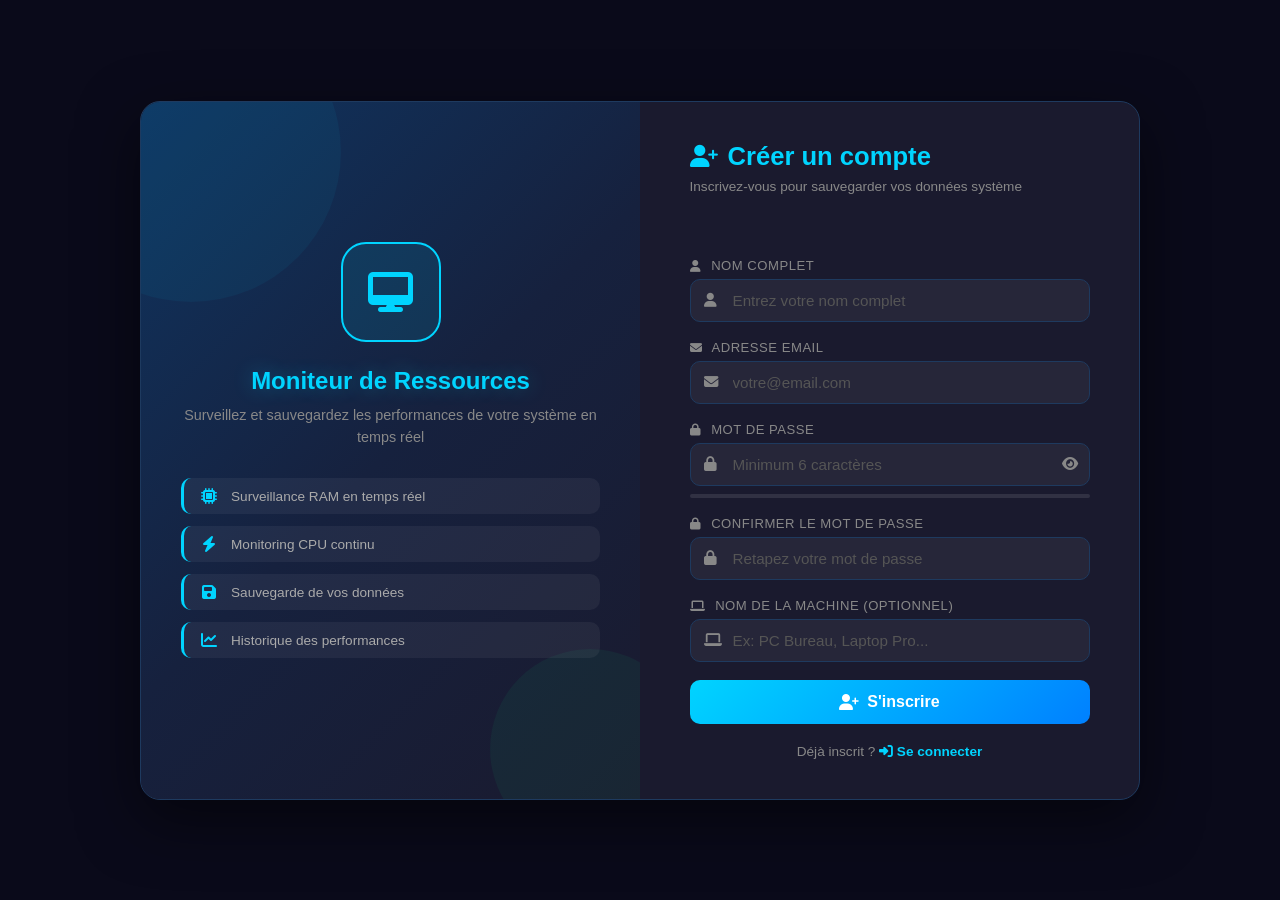
<file: inscription.html>
<!DOCTYPE html>
<html lang="fr">
<head>
    <meta charset="UTF-8">
    <meta name="viewport" content="width=device-width, initial-scale=1.0">
    <title>Inscription - Moniteur de Ressources</title>

    <!-- Font Awesome -->
    <link rel="stylesheet"
          href="https://cdnjs.cloudflare.com/ajax/libs/font-awesome/6.5.1/css/all.min.css">

    <!-- Feuilles de style -->
    <link rel="stylesheet" href="style-auth.css">
</head>
<body>

    <!-- ======== CONTENEUR PRINCIPAL ======== -->
    <div class="auth-conteneur">

        <!-- ======== PANNEAU GAUCHE (Décoration) ======== -->
        <div class="auth-panneau-gauche">
            <div class="auth-decoration">
                <!-- Logo animé -->
                <div class="auth-logo">
                    <i class="fas fa-desktop"></i>
                </div>
                <h2>Moniteur de Ressources</h2>
                <p>Surveillez et sauvegardez les performances de votre système en temps réel</p>

                <!-- Fonctionnalités listées -->
                <div class="auth-features">
                    <div class="feature-item">
                        <i class="fas fa-microchip"></i>
                        <span>Surveillance RAM en temps réel</span>
                    </div>
                    <div class="feature-item">
                        <i class="fas fa-bolt"></i>
                        <span>Monitoring CPU continu</span>
                    </div>
                    <div class="feature-item">
                        <i class="fas fa-floppy-disk"></i>
                        <span>Sauvegarde de vos données</span>
                    </div>
                    <div class="feature-item">
                        <i class="fas fa-chart-line"></i>
                        <span>Historique des performances</span>
                    </div>
                </div>
            </div>
        </div>

        <!-- ======== PANNEAU DROIT (Formulaires) ======== -->
        <div class="auth-panneau-droit">

            <!-- ======== FORMULAIRE INSCRIPTION ======== -->
            <div class="auth-formulaire" id="form-inscription">
                <h1>
                    <i class="fas fa-user-plus"></i>
                    Créer un compte
                </h1>
                <p class="auth-sous-titre">
                    Inscrivez-vous pour sauvegarder vos données système
                </p>

                <!-- Message d'erreur / succès -->
                <div class="auth-message" id="msg-inscription"></div>

                <!-- Champ Nom complet -->
                <div class="champ-groupe">
                    <label for="insc-nom">
                        <i class="fas fa-user"></i>
                        Nom complet
                    </label>
                    <div class="champ-input">
                        <i class="fas fa-user"></i>
                        <input type="text"
                               id="insc-nom"
                               placeholder="Entrez votre nom complet"
                               required>
                    </div>
                </div>

                <!-- Champ Email -->
                <div class="champ-groupe">
                    <label for="insc-email">
                        <i class="fas fa-envelope"></i>
                        Adresse email
                    </label>
                    <div class="champ-input">
                        <i class="fas fa-envelope"></i>
                        <input type="email"
                               id="insc-email"
                               placeholder="votre@email.com"
                               required>
                    </div>
                </div>

                <!-- Champ Mot de passe -->
                <div class="champ-groupe">
                    <label for="insc-mdp">
                        <i class="fas fa-lock"></i>
                        Mot de passe
                    </label>
                    <div class="champ-input">
                        <i class="fas fa-lock"></i>
                        <input type="password"
                               id="insc-mdp"
                               placeholder="Minimum 6 caractères"
                               required>
                        <!-- Bouton afficher/masquer le mot de passe -->
                        <button type="button"
                                class="btn-oeil"
                                onclick="toggleMotDePasse('insc-mdp', this)">
                            <i class="fas fa-eye"></i>
                        </button>
                    </div>
                    <!-- Indicateur de force du mot de passe -->
                    <div class="mdp-force" id="mdp-force">
                        <div class="mdp-barre" id="mdp-barre"></div>
                    </div>
                    <span class="mdp-texte" id="mdp-texte"></span>
                </div>

                <!-- Champ Confirmer mot de passe -->
                <div class="champ-groupe">
                    <label for="insc-mdp2">
                        <i class="fas fa-lock"></i>
                        Confirmer le mot de passe
                    </label>
                    <div class="champ-input">
                        <i class="fas fa-lock"></i>
                        <input type="password"
                               id="insc-mdp2"
                               placeholder="Retapez votre mot de passe"
                               required>
                    </div>
                </div>

                <!-- Nom de la machine (optionnel) -->
                <div class="champ-groupe">
                    <label for="insc-machine">
                        <i class="fas fa-laptop"></i>
                        Nom de la machine (optionnel)
                    </label>
                    <div class="champ-input">
                        <i class="fas fa-laptop"></i>
                        <input type="text"
                               id="insc-machine"
                               placeholder="Ex: PC Bureau, Laptop Pro...">
                    </div>
                </div>

                <!-- Bouton inscription -->
                <button class="btn-auth" onclick="inscrire()">
                    <i class="fas fa-user-plus"></i>
                    S'inscrire
                </button>

                <!-- Lien vers connexion -->
                <p class="auth-lien">
                    Déjà inscrit ?
                    <a href="#" onclick="basculerFormulaire('connexion')">
                        <i class="fas fa-sign-in-alt"></i>
                        Se connecter
                    </a>
                </p>
            </div>

            <!-- ======== FORMULAIRE CONNEXION ======== -->
            <div class="auth-formulaire cache" id="form-connexion">
                <h1>
                    <i class="fas fa-sign-in-alt"></i>
                    Connexion
                </h1>
                <p class="auth-sous-titre">
                    Connectez-vous pour accéder à votre moniteur
                </p>

                <!-- Message d'erreur / succès -->
                <div class="auth-message" id="msg-connexion"></div>

                <!-- Champ Email -->
                <div class="champ-groupe">
                    <label for="conn-email">
                        <i class="fas fa-envelope"></i>
                        Adresse email
                    </label>
                    <div class="champ-input">
                        <i class="fas fa-envelope"></i>
                        <input type="email"
                               id="conn-email"
                               placeholder="votre@email.com"
                               required>
                    </div>
                </div>

                <!-- Champ Mot de passe -->
                <div class="champ-groupe">
                    <label for="conn-mdp">
                        <i class="fas fa-lock"></i>
                        Mot de passe
                    </label>
                    <div class="champ-input">
                        <i class="fas fa-lock"></i>
                        <input type="password"
                               id="conn-mdp"
                               placeholder="Votre mot de passe"
                               required>
                        <button type="button"
                                class="btn-oeil"
                                onclick="toggleMotDePasse('conn-mdp', this)">
                            <i class="fas fa-eye"></i>
                        </button>
                    </div>
                </div>

                <!-- Bouton connexion -->
                <button class="btn-auth" onclick="connecter()">
                    <i class="fas fa-sign-in-alt"></i>
                    Se connecter
                </button>

                <!-- Lien vers inscription -->
                <p class="auth-lien">
                    Pas encore de compte ?
                    <a href="#" onclick="basculerFormulaire('inscription')">
                        <i class="fas fa-user-plus"></i>
                        S'inscrire
                    </a>
                </p>
            </div>

            <!-- ======== PANNEAU PROFIL (après connexion) ======== -->
            <div class="auth-formulaire cache" id="panneau-profil">
                <h1>
                    <i class="fas fa-user-circle"></i>
                    Mon Profil
                </h1>

                <!-- Infos utilisateur -->
                <div class="profil-carte">
                    <div class="profil-avatar">
                        <i class="fas fa-user-circle"></i>
                    </div>
                    <div class="profil-infos">
                        <h3 id="profil-nom">--</h3>
                        <p id="profil-email">--</p>
                        <p id="profil-machine">--</p>
                        <p id="profil-date">Inscrit le : --</p>
                    </div>
                </div>

                <!-- Données système sauvegardées -->
                <div class="profil-section">
                    <h3>
                        <i class="fas fa-desktop"></i>
                        Informations Système
                    </h3>
                    <div class="profil-donnees">
                        <div class="donnee-item">
                            <i class="fas fa-globe"></i>
                            <span>Navigateur</span>
                            <strong id="profil-navigateur">--</strong>
                        </div>
                        <div class="donnee-item">
                            <i class="fas fa-laptop"></i>
                            <span>Plateforme</span>
                            <strong id="profil-plateforme">--</strong>
                        </div>
                        <div class="donnee-item">
                            <i class="fas fa-server"></i>
                            <span>Cœurs CPU</span>
                            <strong id="profil-coeurs">--</strong>
                        </div>
                        <div class="donnee-item">
                            <i class="fas fa-microchip"></i>
                            <span>RAM disponible</span>
                            <strong id="profil-ram">--</strong>
                        </div>
                        <div class="donnee-item">
                            <i class="fas fa-display"></i>
                            <span>Résolution écran</span>
                            <strong id="profil-ecran">--</strong>
                        </div>
                        <div class="donnee-item">
                            <i class="fas fa-language"></i>
                            <span>Langue système</span>
                            <strong id="profil-langue">--</strong>
                        </div>
                        <div class="donnee-item">
                            <i class="fas fa-wifi"></i>
                            <span>Connexion</span>
                            <strong id="profil-connexion">--</strong>
                        </div>
                        <div class="donnee-item">
                            <i class="fas fa-clock"></i>
                            <span>Fuseau horaire</span>
                            <strong id="profil-fuseau">--</strong>
                        </div>
                    </div>
                </div>

                <!-- Historique des sauvegardes -->
                <div class="profil-section">
                    <h3>
                        <i class="fas fa-history"></i>
                        Historique des Sauvegardes
                    </h3>
                    <div id="historique-sauvegardes"></div>
                </div>

                <!-- Boutons actions -->
                <!-- Boutons actions dans le profil -->
<div class="profil-actions">
    <button class="btn-auth" onclick="sauvegarderDonnees()">
        <i class="fas fa-floppy-disk"></i>
        Sauvegarder mes données actuelles
    </button>
    
    <!-- Dans inscription.html, section .profil-actions -->
    <button class="btn-auth btn-secondaire" onclick="exporterToutesSauvegardes()">
    <i class="fas fa-file-export"></i>
    Exporter toutes mes sauvegardes
    </button>

    
    <button class="btn-auth" onclick="allerAuMoniteur()">
        <i class="fas fa-chart-area"></i>
        Retourner au Moniteur
    </button>
    
    <button class="btn-auth btn-deconnexion" onclick="deconnecter()">
        <i class="fas fa-right-from-bracket"></i>
        Se déconnecter
    </button>
</div>
            </div>

        </div>

    </div>

    <script src="auth.js"></script>
</body>
</html>
</file>
<file: style-auth.css>
/* ========== BASE ========== */
* {
    margin: 0;
    padding: 0;
    box-sizing: border-box;
}

:root {
    --bleu:     #00d4ff;
    --orange:   #ff6b35;
    --vert:     #00ff88;
    --violet:   #a855f7;
    --rouge:    #ff0055;
    --fond:     #0a0a1a;
    --carte:    #1a1a2e;
    --bordure:  #1e3a5f;
    --texte:    #e0e0e0;
    --gris:     #888;
}

body {
    font-family: 'Segoe UI', Tahoma, sans-serif;
    background: var(--fond);
    color: var(--texte);
    min-height: 100vh;
    display: flex;
    align-items: center;
    justify-content: center;
    padding: 20px;
}

/* ========== CONTENEUR PRINCIPAL ========== */
.auth-conteneur {
    display: flex;
    width: 100%;
    max-width: 1000px;
    min-height: 650px;
    background: var(--carte);
    border: 1px solid var(--bordure);
    border-radius: 20px;
    overflow: hidden;
    box-shadow: 0 20px 60px rgba(0, 0, 0, 0.5);
}

/* ========== PANNEAU GAUCHE ========== */
.auth-panneau-gauche {
    flex: 1;
    background: linear-gradient(135deg, #0f3460, #16213e, #1a1a2e);
    padding: 40px;
    display: flex;
    align-items: center;
    justify-content: center;
    position: relative;
    overflow: hidden;
}

/* Cercles décoratifs */
.auth-panneau-gauche::before {
    content: '';
    position: absolute;
    width: 300px;
    height: 300px;
    border-radius: 50%;
    background: rgba(0, 212, 255, 0.05);
    top: -100px;
    left: -100px;
}

.auth-panneau-gauche::after {
    content: '';
    position: absolute;
    width: 200px;
    height: 200px;
    border-radius: 50%;
    background: rgba(0, 255, 136, 0.05);
    bottom: -50px;
    right: -50px;
}

.auth-decoration {
    text-align: center;
    position: relative;
    z-index: 1;
}

/* Logo animé */
.auth-logo {
    width: 100px;
    height: 100px;
    background: rgba(0, 212, 255, 0.1);
    border: 2px solid var(--bleu);
    border-radius: 25px;
    display: flex;
    align-items: center;
    justify-content: center;
    margin: 0 auto 25px;
    font-size: 2.5rem;
    color: var(--bleu);
    animation: floatLogo 3s ease-in-out infinite;
}

@keyframes floatLogo {
    0%, 100% { transform: translateY(0); }
    50%      { transform: translateY(-10px); }
}

.auth-decoration h2 {
    color: var(--bleu);
    font-size: 1.5rem;
    margin-bottom: 10px;
    text-shadow: 0 0 20px rgba(0, 212, 255, 0.3);
}

.auth-decoration p {
    color: var(--gris);
    font-size: 0.9rem;
    margin-bottom: 30px;
    line-height: 1.5;
}

/* Fonctionnalités */
.auth-features {
    text-align: left;
    display: flex;
    flex-direction: column;
    gap: 12px;
}

.feature-item {
    display: flex;
    align-items: center;
    gap: 12px;
    padding: 10px 15px;
    background: rgba(255, 255, 255, 0.05);
    border-radius: 10px;
    border-left: 3px solid var(--bleu);
    transition: transform 0.3s;
}

.feature-item:hover {
    transform: translateX(5px);
}

.feature-item i {
    color: var(--bleu);
    font-size: 1rem;
    min-width: 20px;
    text-align: center;
}

.feature-item span {
    color: #aaa;
    font-size: 0.85rem;
}

/* ========== PANNEAU DROIT ========== */
.auth-panneau-droit {
    flex: 1;
    padding: 40px;
    display: flex;
    align-items: center;
    justify-content: center;
    overflow-y: auto;
}

/* ========== FORMULAIRES ========== */
.auth-formulaire {
    width: 100%;
    max-width: 400px;
    animation: fadeInForm 0.4s ease;
}

@keyframes fadeInForm {
    from { opacity: 0; transform: translateX(20px); }
    to   { opacity: 1; transform: translateX(0); }
}

.auth-formulaire.cache {
    display: none;
}

.auth-formulaire h1 {
    color: var(--bleu);
    font-size: 1.6rem;
    margin-bottom: 8px;
    display: flex;
    align-items: center;
    gap: 10px;
}

.auth-formulaire h1 i {
    font-size: 1.4rem;
}

.auth-sous-titre {
    color: var(--gris);
    font-size: 0.85rem;
    margin-bottom: 25px;
}

/* ========== MESSAGES ========== */
.auth-message {
    display: none;
    padding: 12px 15px;
    border-radius: 10px;
    margin-bottom: 15px;
    font-size: 0.85rem;
    display: flex;
    align-items: center;
    gap: 8px;
}

.auth-message.erreur {
    display: flex;
    background: rgba(255, 0, 85, 0.1);
    border: 1px solid rgba(255, 0, 85, 0.3);
    color: #ff6688;
}

.auth-message.succes {
    display: flex;
    background: rgba(0, 255, 136, 0.1);
    border: 1px solid rgba(0, 255, 136, 0.3);
    color: #88ffcc;
}

/* ========== CHAMPS ========== */
.champ-groupe {
    margin-bottom: 18px;
}

.champ-groupe label {
    display: block;
    color: var(--gris);
    font-size: 0.82rem;
    margin-bottom: 6px;
    text-transform: uppercase;
    letter-spacing: 0.5px;
}

.champ-groupe label i {
    margin-right: 6px;
    font-size: 0.75rem;
}

.champ-input {
    position: relative;
    display: flex;
    align-items: center;
}

.champ-input > i:first-child {
    position: absolute;
    left: 14px;
    color: var(--gris);
    font-size: 0.9rem;
    z-index: 1;
}

.champ-input input {
    width: 100%;
    padding: 12px 15px 12px 42px;
    background: rgba(255, 255, 255, 0.05);
    border: 1px solid var(--bordure);
    border-radius: 10px;
    color: var(--texte);
    font-size: 0.95rem;
    transition: border-color 0.3s, box-shadow 0.3s;
}

.champ-input input:focus {
    outline: none;
    border-color: var(--bleu);
    box-shadow: 0 0 15px rgba(0, 212, 255, 0.15);
}

.champ-input input::placeholder {
    color: #555;
}

/* Bouton œil (afficher/masquer mot de passe) */
.btn-oeil {
    position: absolute;
    right: 12px;
    background: none;
    border: none;
    color: var(--gris);
    cursor: pointer;
    font-size: 0.9rem;
    transition: color 0.3s;
}

.btn-oeil:hover {
    color: var(--bleu);
}

/* ========== FORCE MOT DE PASSE ========== */
.mdp-force {
    height: 4px;
    background: rgba(255, 255, 255, 0.1);
    border-radius: 2px;
    margin-top: 8px;
    overflow: hidden;
}

.mdp-barre {
    height: 100%;
    width: 0%;
    border-radius: 2px;
    transition: width 0.3s, background 0.3s;
}

.mdp-texte {
    font-size: 0.75rem;
    margin-top: 4px;
    display: block;
}

/* ========== BOUTONS ========== */
.btn-auth {
    width: 100%;
    padding: 13px;
    background: linear-gradient(135deg, var(--bleu), #0080ff);
    border: none;
    border-radius: 10px;
    color: #fff;
    font-size: 1rem;
    font-weight: bold;
    cursor: pointer;
    transition: all 0.3s;
    display: flex;
    align-items: center;
    justify-content: center;
    gap: 8px;
    margin-bottom: 10px;
}

.btn-auth:hover {
    transform: translateY(-2px);
    box-shadow: 0 8px 25px rgba(0, 212, 255, 0.3);
}

.btn-auth.btn-secondaire {
    background: linear-gradient(135deg, rgba(0,212,255,0.1), rgba(0,128,255,0.1));
    border: 1px solid var(--bleu);
    color: var(--bleu);
}

.btn-auth.btn-secondaire:hover {
    background: var(--bleu);
    color: #000;
}

.btn-auth.btn-deconnexion {
    background: linear-gradient(135deg, rgba(255,0,85,0.1), rgba(255,0,85,0.2));
    border: 1px solid var(--rouge);
    color: var(--rouge);
}

.btn-auth.btn-deconnexion:hover {
    background: var(--rouge);
    color: #fff;
}

/* ========== LIENS ========== */
.auth-lien {
    text-align: center;
    margin-top: 20px;
    color: var(--gris);
    font-size: 0.85rem;
}

.auth-lien a {
    color: var(--bleu);
    text-decoration: none;
    font-weight: bold;
    transition: color 0.3s;
}

.auth-lien a:hover {
    color: #fff;
}

/* ========== PROFIL ========== */
.profil-carte {
    display: flex;
    align-items: center;
    gap: 20px;
    padding: 20px;
    background: rgba(255, 255, 255, 0.05);
    border-radius: 15px;
    border: 1px solid var(--bordure);
    margin-bottom: 20px;
}

.profil-avatar {
    font-size: 3.5rem;
    color: var(--bleu);
}

.profil-infos h3 {
    color: var(--bleu);
    font-size: 1.2rem;
    margin-bottom: 5px;
}

.profil-infos p {
    color: var(--gris);
    font-size: 0.82rem;
    margin-bottom: 3px;
}

/* ========== DONNÉES SYSTÈME ========== */
.profil-section {
    margin-bottom: 20px;
}

.profil-section h3 {
    color: var(--bleu);
    font-size: 1rem;
    margin-bottom: 12px;
    display: flex;
    align-items: center;
    gap: 8px;
}

.profil-donnees {
    display: grid;
    grid-template-columns: 1fr 1fr;
    gap: 8px;
}

.donnee-item {
    display: flex;
    align-items: center;
    gap: 8px;
    padding: 10px 12px;
    background: rgba(255, 255, 255, 0.04);
    border-radius: 8px;
    border-left: 3px solid var(--bleu);
}

.donnee-item i {
    color: var(--bleu);
    font-size: 0.8rem;
    min-width: 16px;
    text-align: center;
}

.donnee-item span {
    color: var(--gris);
    font-size: 0.75rem;
    flex: 1;
}

.donnee-item strong {
    color: var(--texte);
    font-size: 0.8rem;
}

/* ========== HISTORIQUE SAUVEGARDES ========== */
#historique-sauvegardes {
    max-height: 150px;
    overflow-y: auto;
    display: flex;
    flex-direction: column;
    gap: 6px;
}

.sauvegarde-item {
    display: flex;
    justify-content: space-between;
    align-items: center;
    padding: 8px 12px;
    background: rgba(255, 255, 255, 0.04);
    border-radius: 8px;
    font-size: 0.82rem;
    border-left: 3px solid var(--vert);
}

.sauvegarde-item .sauvegarde-date {
    color: var(--gris);
}

.sauvegarde-item .sauvegarde-actions {
    display: flex;
    gap: 8px;
}

.sauvegarde-item button {
    background: none;
    border: none;
    color: var(--bleu);
    cursor: pointer;
    font-size: 0.85rem;
    transition: color 0.3s;
}

.sauvegarde-item button:hover {
    color: #fff;
}

.sauvegarde-item button.btn-supprimer {
    color: var(--rouge);
}

/* ========== PROFIL ACTIONS ========== */
.profil-actions {
    display: flex;
    flex-direction: column;
    gap: 10px;
}

/* ========== RESPONSIVE ========== */
@media (max-width: 768px) {
    .auth-conteneur {
        flex-direction: column;
    }

    .auth-panneau-gauche {
        padding: 30px;
        min-height: auto;
    }

    .auth-features {
        display: none;
    }

    .profil-donnees {
        grid-template-columns: 1fr;
    }
}
/* ========== NOUVELLES CARTES ========== */
/* Mémoire Temps Réel */
#card-memoire-reelle .carte-icone {
    background: linear-gradient(135deg, rgba(0, 212, 255, 0.1), rgba(168, 85, 247, 0.1));
    border-color: rgba(100, 149, 237, 0.3);
}

#card-memoire-reelle .carte-valeur {
    color: #6495ed; /* Bleu royal */
}

/* Débit Connexion */
#card-debit .carte-icone {
    background: linear-gradient(135deg, rgba(0, 255, 136, 0.1), rgba(255, 215, 0, 0.1));
    border-color: rgba(0, 255, 136, 0.3);
}

#card-debit .carte-valeur {
    color: #00ff88; /* Vert fluo */
}

/* Animation des icônes */
.carte-icone i {
    animation: pulseIcon 2s infinite alternate;
}

@keyframes pulseIcon {
    from { transform: scale(1); }
    to   { transform: scale(1.1); }
}

/* Barres de progression spécifiques */
#mini-barre-memoire-reelle {
    background: linear-gradient(90deg, #6495ed, #00d4ff) !important;
}

#mini-barre-debit {
    background: linear-gradient(90deg, #00ff88, #ffd700) !important;
}
</file>
